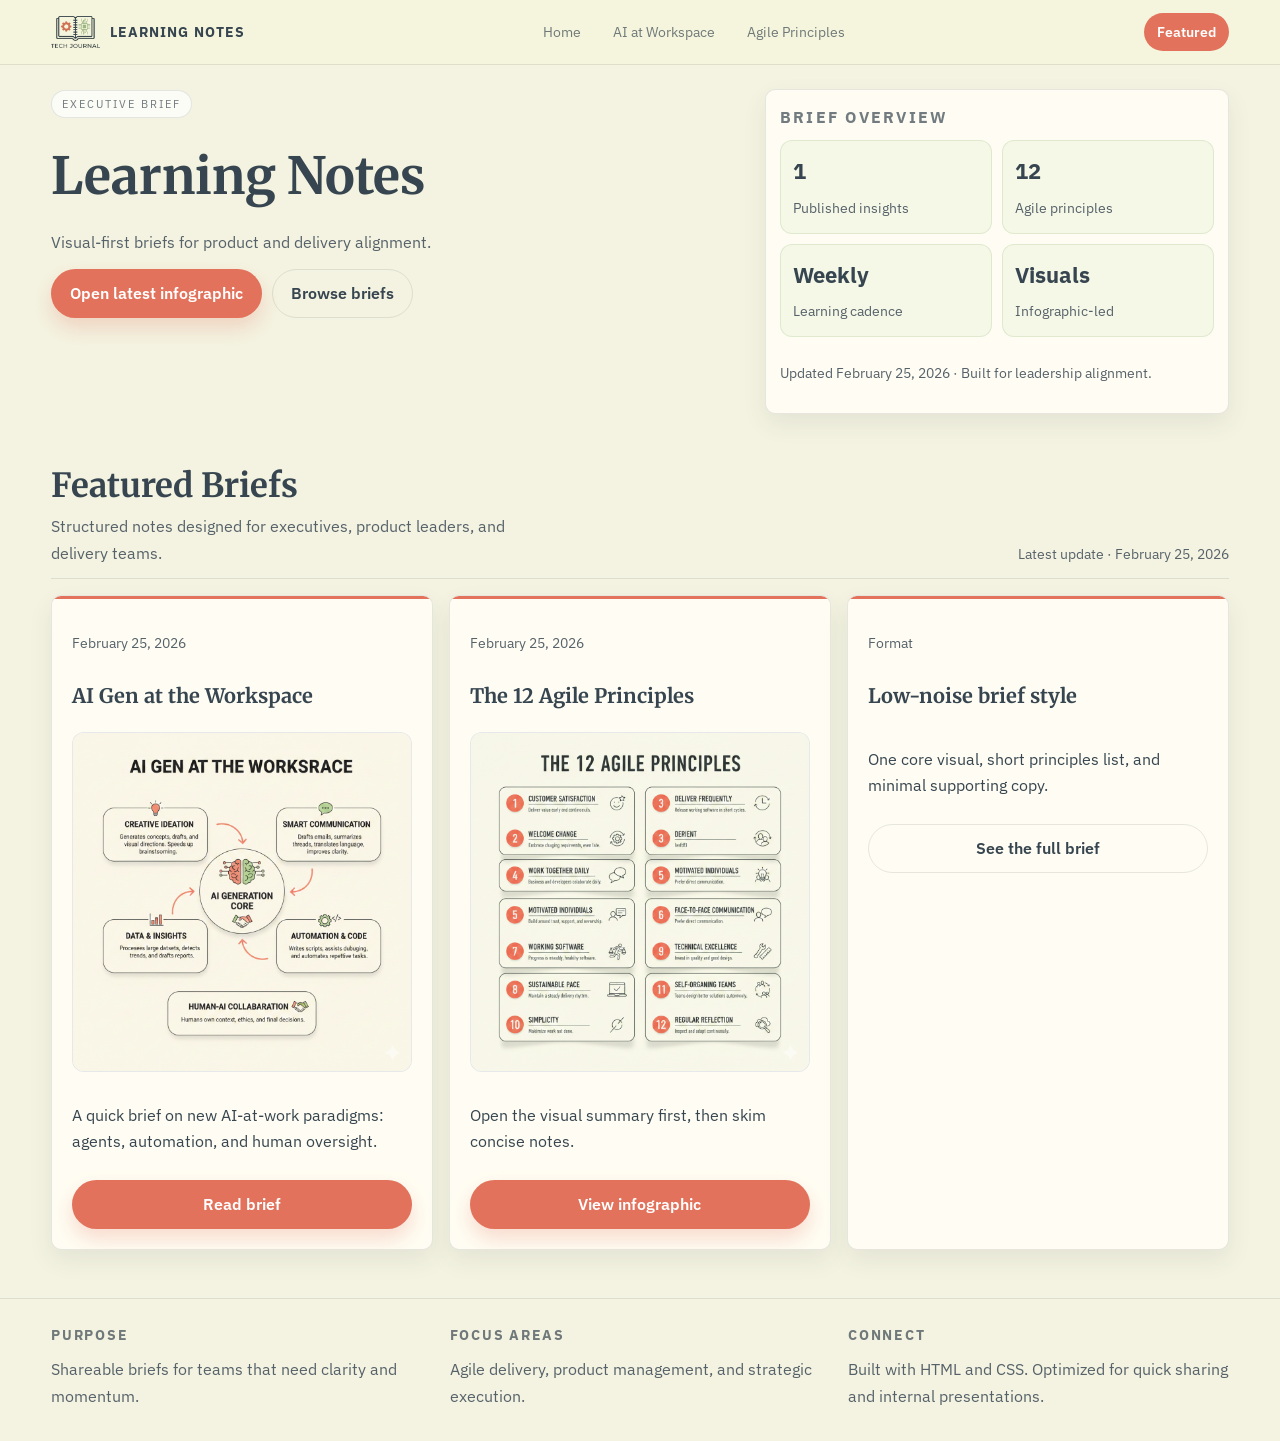
<file: index.html>
<!doctype html>
<html lang="en">
  <head>
    <meta charset="utf-8" />
    <meta name="viewport" content="width=device-width, initial-scale=1" />
    <title>Learning Notes | Personal Blog</title>
    <meta name="description" content="A professional learning blog with notes, infographics, and practical principles." />
    <link rel="preconnect" href="https://fonts.googleapis.com" />
    <link rel="preconnect" href="https://fonts.gstatic.com" crossorigin />
    <link
      href="https://fonts.googleapis.com/css2?family=IBM+Plex+Sans:wght@400;500;600;700&family=Merriweather:wght@400;700&display=swap"
      rel="stylesheet"
    />
    <link rel="stylesheet" href="styles.css" />
  </head>
  <body>
    <header class="topbar">
      <div class="container topbar-inner">
        <a class="brand" href="index.html">
          <img src="assets/images/logo.png" alt="Learning Notes logo" />
          <span>Learning Notes</span>
        </a>
        <nav class="nav">
          <a href="index.html">Home</a>
          <a href="posts/ai-gen-workspace.html">AI at Workspace</a>
          <a href="posts/12-agile-principles.html">Agile Principles</a>
        </nav>
        <a class="button small" href="posts/12-agile-principles.html">Featured</a>
      </div>
    </header>

    <header class="site-hero">
      <div class="container hero-grid">
        <div>
          <p class="kicker">Executive Brief</p>
          <h1>Learning Notes</h1>
          <p class="lead">Visual-first briefs for product and delivery alignment.</p>
          <div class="hero-actions">
            <a class="button" href="posts/12-agile-principles.html#infographic">Open latest infographic</a>
            <a class="button secondary" href="#posts">Browse briefs</a>
          </div>
        </div>
        <div class="hero-card">
          <h4>Brief Overview</h4>
          <div class="stat-grid">
            <div class="stat">
              <strong>1</strong>
              <span class="meta">Published insights</span>
            </div>
            <div class="stat">
              <strong>12</strong>
              <span class="meta">Agile principles</span>
            </div>
            <div class="stat">
              <strong>Weekly</strong>
              <span class="meta">Learning cadence</span>
            </div>
            <div class="stat">
              <strong>Visuals</strong>
              <span class="meta">Infographic-led</span>
            </div>
          </div>
          <p class="meta">Updated February 25, 2026 · Built for leadership alignment.</p>
        </div>
      </div>
    </header>

    <main class="container">
      <section id="posts">
        <div class="section-header">
          <div>
            <h2>Featured Briefs</h2>
            <p>Structured notes designed for executives, product leaders, and delivery teams.</p>
          </div>
          <span class="meta">Latest update · February 25, 2026</span>
        </div>
        <div class="post-grid">
          <article class="card">
            <p class="meta">February 25, 2026</p>
            <h3><a href="posts/ai-gen-workspace.html">AI Gen at the Workspace</a></h3>
            <figure class="card-media">
              <img
                src="assets/images/Gemini_Generated_Image_2x3tcl2x3tcl2x3t.png"
                alt="Preview of the AI Gen at the Workspace infographic"
                loading="lazy"
              />
            </figure>
            <p>A quick brief on new AI-at-work paradigms: agents, automation, and human oversight.</p>
            <a class="button" href="posts/ai-gen-workspace.html">Read brief</a>
          </article>
          <article class="card">
            <p class="meta">February 25, 2026</p>
            <h3><a href="posts/12-agile-principles.html">The 12 Agile Principles</a></h3>
            <figure class="card-media">
              <img src="assets/images/Gemini_Generated_Image_z4iwpzz4iwpzz4iw.png" alt="Preview of the 12 Agile Principles infographic" loading="lazy" />
            </figure>
            <p>Open the visual summary first, then skim concise notes.</p>
            <a class="button" href="posts/12-agile-principles.html#infographic">View infographic</a>
          </article>
          <article class="card">
            <p class="meta">Format</p>
            <h3>Low-noise brief style</h3>
            <p>One core visual, short principles list, and minimal supporting copy.</p>
            <a class="button secondary" href="posts/12-agile-principles.html">See the full brief</a>
          </article>
        </div>
      </section>
    </main>

    <footer class="site-footer">
      <div class="container footer-grid">
        <div>
          <h5>Purpose</h5>
          <p>Shareable briefs for teams that need clarity and momentum.</p>
        </div>
        <div>
          <h5>Focus Areas</h5>
          <p>Agile delivery, product management, and strategic execution.</p>
        </div>
        <div>
          <h5>Connect</h5>
          <p>Built with HTML and CSS. Optimized for quick sharing and internal presentations.</p>
        </div>
      </div>
    </footer>
  </body>
</html>
</file>
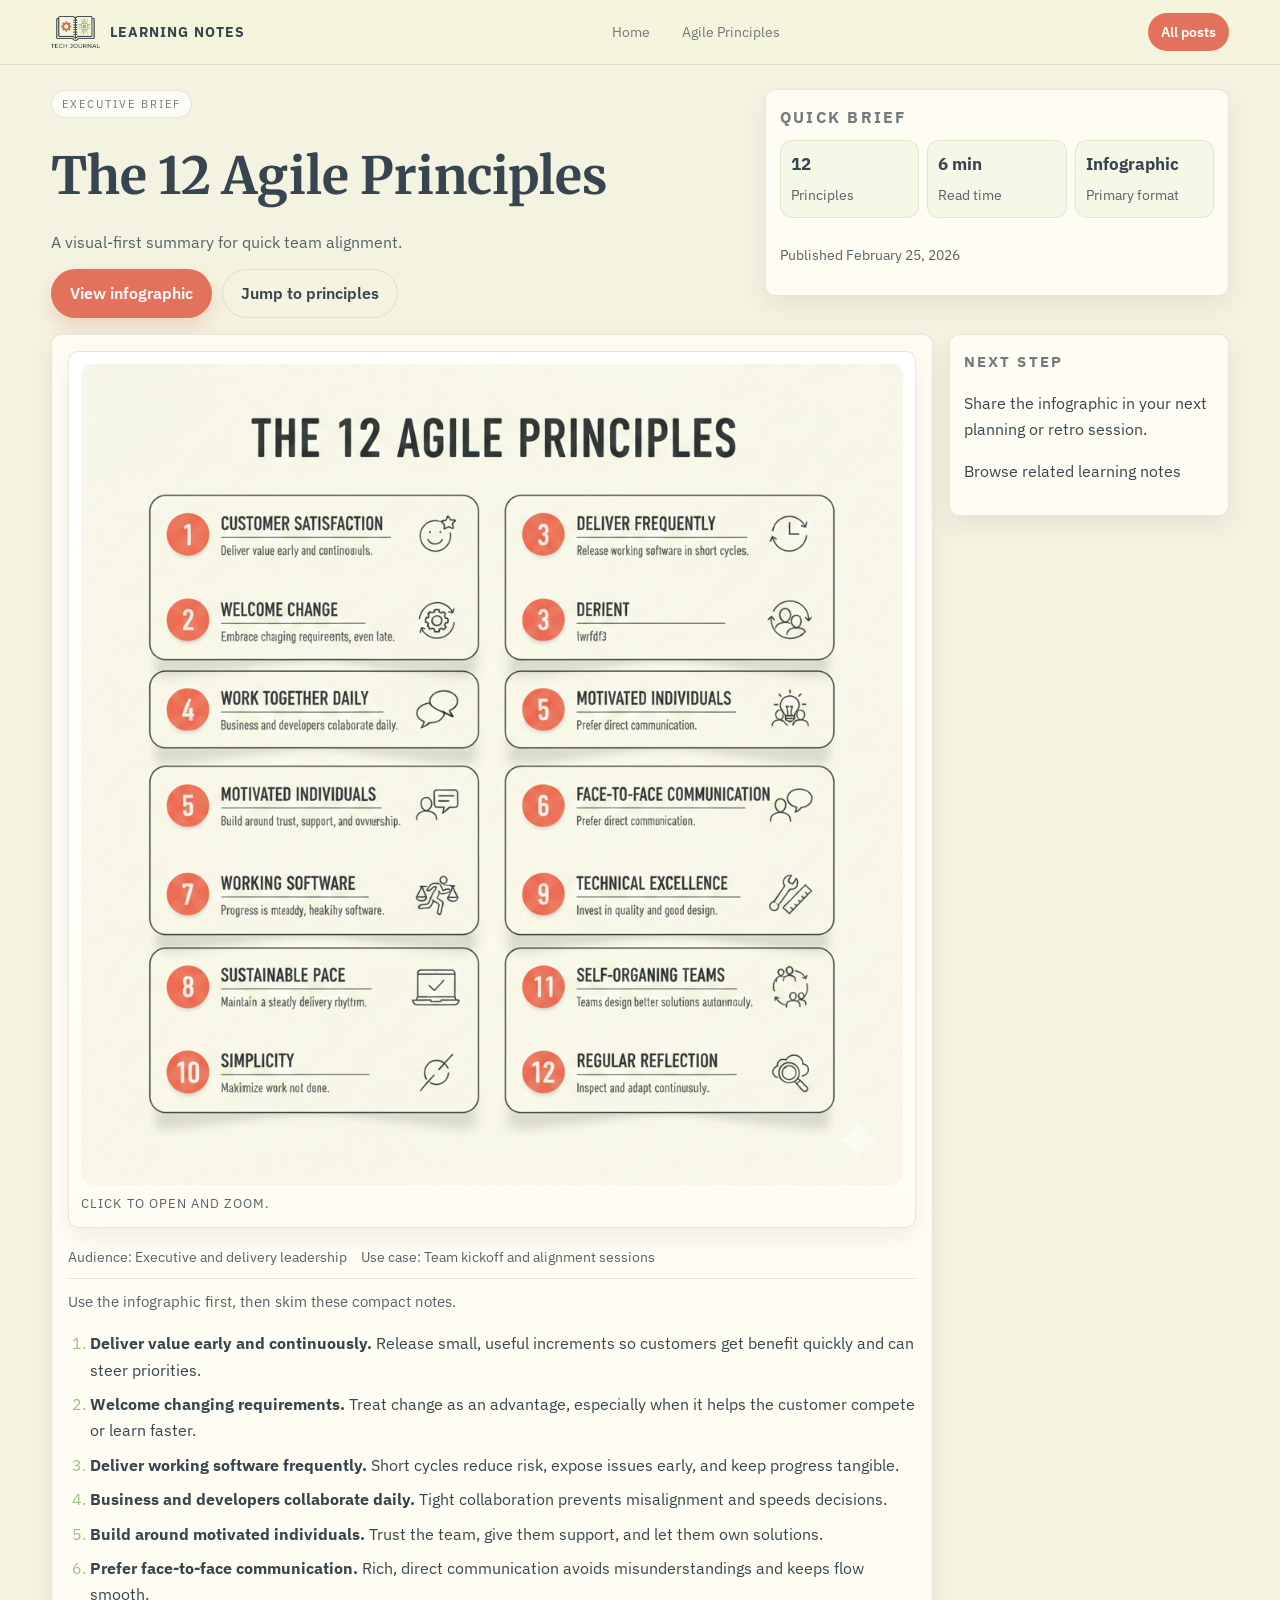
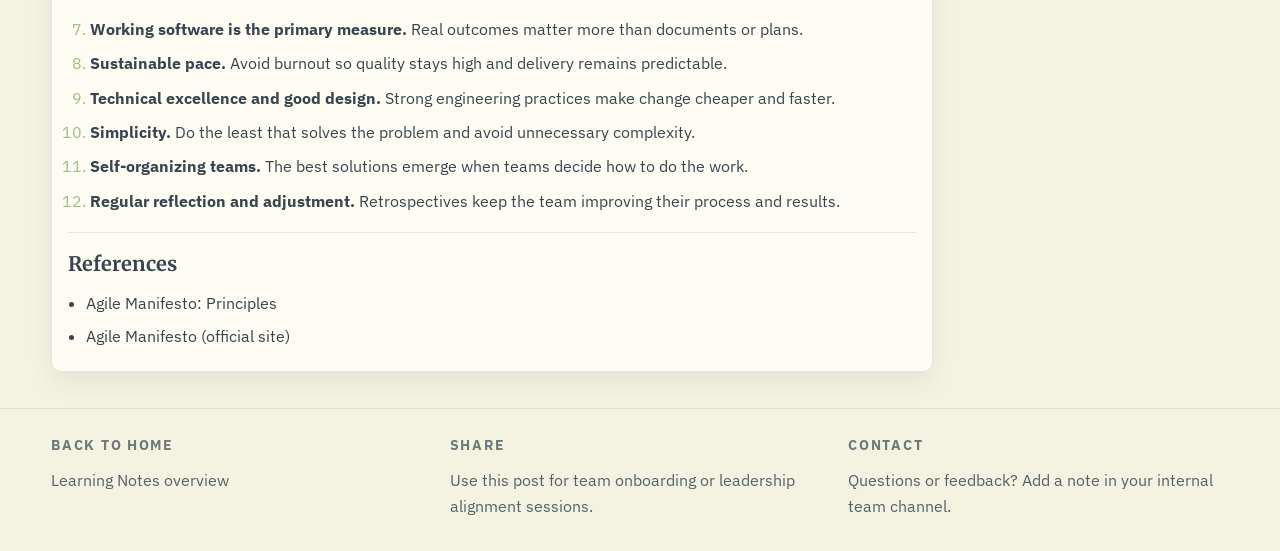
<file: posts/12-agile-principles.html>
<!doctype html>
<html lang="en">
  <head>
    <meta charset="utf-8" />
    <meta name="viewport" content="width=device-width, initial-scale=1" />
    <title>The 12 Agile Principles</title>
    <meta name="description" content="An executive-friendly explanation of the 12 Agile Manifesto principles with a visual infographic." />
    <link rel="preconnect" href="https://fonts.googleapis.com" />
    <link rel="preconnect" href="https://fonts.gstatic.com" crossorigin />
    <link
      href="https://fonts.googleapis.com/css2?family=IBM+Plex+Sans:wght@400;500;600;700&family=Merriweather:wght@400;700&display=swap"
      rel="stylesheet"
    />
    <link rel="stylesheet" href="../styles.css" />
  </head>
  <body>
    <header class="topbar">
      <div class="container topbar-inner">
        <a class="brand" href="../index.html">
          <img src="../assets/images/logo.png" alt="Learning Notes logo" />
          <span>Learning Notes</span>
        </a>
        <nav class="nav">
          <a href="../index.html">Home</a>
          <a href="12-agile-principles.html">Agile Principles</a>
        </nav>
        <a class="button small" href="../index.html#posts">All posts</a>
      </div>
    </header>

    <header class="site-hero">
      <div class="container hero-grid">
        <div>
          <p class="kicker">Executive Brief</p>
          <h1>The 12 Agile Principles</h1>
          <p class="lead">A visual-first summary for quick team alignment.</p>
          <div class="hero-actions">
            <a class="button" href="#infographic">View infographic</a>
            <a class="button secondary" href="#principles">Jump to principles</a>
          </div>
        </div>
        <div class="hero-card">
          <h4>Quick Brief</h4>
          <div class="stat-grid compact-stats">
            <div class="stat">
              <strong>12</strong>
              <span class="meta">Principles</span>
            </div>
            <div class="stat">
              <strong>6 min</strong>
              <span class="meta">Read time</span>
            </div>
            <div class="stat">
              <strong>Infographic</strong>
              <span class="meta">Primary format</span>
            </div>
          </div>
          <p class="meta">Published February 25, 2026</p>
        </div>
      </div>
    </header>

    <main class="container post-layout">
      <section class="post-body">
        <figure id="infographic" class="infographic spotlight">
          <img
            id="infographic-img"
            src="../assets/images/Gemini_Generated_Image_z4iwpzz4iwpzz4iw.png"
            alt="Infographic summarizing the 12 Agile principles"
            loading="lazy"
          />
          <figcaption>Click to open and zoom.</figcaption>
        </figure>

        <div class="brief-meta">
          <span>Audience: Executive and delivery leadership</span>
          <span>Use case: Team kickoff and alignment sessions</span>
        </div>

        <div class="content">
          <p>Use the infographic first, then skim these compact notes.</p>

          <ol id="principles" class="principles">
            <li><strong>Deliver value early and continuously.</strong> Release small, useful increments so customers get benefit quickly and can steer priorities.</li>
            <li><strong>Welcome changing requirements.</strong> Treat change as an advantage, especially when it helps the customer compete or learn faster.</li>
            <li><strong>Deliver working software frequently.</strong> Short cycles reduce risk, expose issues early, and keep progress tangible.</li>
            <li><strong>Business and developers collaborate daily.</strong> Tight collaboration prevents misalignment and speeds decisions.</li>
            <li><strong>Build around motivated individuals.</strong> Trust the team, give them support, and let them own solutions.</li>
            <li><strong>Prefer face-to-face communication.</strong> Rich, direct communication avoids misunderstandings and keeps flow smooth.</li>
            <li><strong>Working software is the primary measure.</strong> Real outcomes matter more than documents or plans.</li>
            <li><strong>Sustainable pace.</strong> Avoid burnout so quality stays high and delivery remains predictable.</li>
            <li><strong>Technical excellence and good design.</strong> Strong engineering practices make change cheaper and faster.</li>
            <li><strong>Simplicity.</strong> Do the least that solves the problem and avoid unnecessary complexity.</li>
            <li><strong>Self-organizing teams.</strong> The best solutions emerge when teams decide how to do the work.</li>
            <li><strong>Regular reflection and adjustment.</strong> Retrospectives keep the team improving their process and results.</li>
          </ol>

          <section class="references">
            <h3>References</h3>
            <ul>
              <li><a href="https://agilemanifesto.org/principles.html" target="_blank" rel="noopener">Agile Manifesto: Principles</a></li>
              <li><a href="https://agilemanifesto.org/" target="_blank" rel="noopener">Agile Manifesto (official site)</a></li>
            </ul>
          </section>
        </div>
      </section>

      <aside class="post-aside minimal-aside">
        <div class="aside-card">
          <h4>Next Step</h4>
          <p>Share the infographic in your next planning or retro session.</p>
          <p><a href="../index.html#posts">Browse related learning notes</a></p>
        </div>
      </aside>
    </main>

    <footer class="site-footer">
      <div class="container footer-grid">
        <div>
          <h5>Back to Home</h5>
          <p><a href="../index.html">Learning Notes overview</a></p>
        </div>
        <div>
          <h5>Share</h5>
          <p>Use this post for team onboarding or leadership alignment sessions.</p>
        </div>
        <div>
          <h5>Contact</h5>
          <p>Questions or feedback? Add a note in your internal team channel.</p>
        </div>
      </div>
    </footer>

    <div id="lightbox" class="lightbox" aria-hidden="true">
      <div class="lightbox-content" role="dialog" aria-modal="true" aria-label="Infographic viewer">
        <div class="lightbox-toolbar">
          <p class="meta">Infographic viewer</p>
          <div class="lightbox-actions">
            <button class="lightbox-button" id="zoom-out" type="button">-</button>
            <button class="lightbox-button" id="zoom-reset" type="button">Reset</button>
            <button class="lightbox-button" id="zoom-in" type="button">+</button>
            <button class="lightbox-button" id="lightbox-close" type="button">Close</button>
          </div>
        </div>
        <div class="lightbox-stage">
          <div class="lightbox-canvas" id="lightbox-canvas">
            <img id="lightbox-img" src="../assets/images/Gemini_Generated_Image_z4iwpzz4iwpzz4iw.png" alt="Infographic enlarged view" />
          </div>
        </div>
      </div>
    </div>

    <script>
      (() => {
        const img = document.getElementById("infographic-img");
        const lightbox = document.getElementById("lightbox");
        const lightboxImg = document.getElementById("lightbox-img");
        const closeBtn = document.getElementById("lightbox-close");
        const zoomInBtn = document.getElementById("zoom-in");
        const zoomOutBtn = document.getElementById("zoom-out");
        const zoomResetBtn = document.getElementById("zoom-reset");
        const stage = lightbox.querySelector(".lightbox-stage");
        const canvas = document.getElementById("lightbox-canvas");
        let scale = 1;
        let minScale = 1;

        const getFitScale = () => {
          const naturalWidth = lightboxImg.naturalWidth || lightboxImg.width;
          const naturalHeight = lightboxImg.naturalHeight || lightboxImg.height;
          const stageWidth = Math.max(stage.clientWidth - 24, 1);
          const stageHeight = Math.max(stage.clientHeight - 24, 1);
          return Math.min(stageWidth / naturalWidth, stageHeight / naturalHeight, 1);
        };

        const applyScale = () => {
          const naturalWidth = lightboxImg.naturalWidth || lightboxImg.width;
          const naturalHeight = lightboxImg.naturalHeight || lightboxImg.height;
          const width = Math.floor(naturalWidth * scale);
          const height = Math.floor(naturalHeight * scale);
          canvas.style.width = `${width}px`;
          canvas.style.height = `${height}px`;
          stage.style.overflow = scale <= minScale + 0.001 ? "hidden" : "auto";
        };

        const open = () => {
          lightbox.classList.add("open");
          lightbox.setAttribute("aria-hidden", "false");
          document.body.style.overflow = "hidden";
          requestAnimationFrame(() => {
            minScale = getFitScale();
            scale = minScale;
            applyScale();
            stage.scrollTo({ top: 0, left: 0, behavior: "auto" });
          });
        };

        const close = () => {
          lightbox.classList.remove("open");
          lightbox.setAttribute("aria-hidden", "true");
          document.body.style.overflow = "";
          stage.style.overflow = "hidden";
        };

        img.addEventListener("click", open);
        closeBtn.addEventListener("click", close);

        lightbox.addEventListener("click", (event) => {
          if (event.target === lightbox) close();
        });

        zoomInBtn.addEventListener("click", () => {
          scale = Math.min(scale + 0.2, 3);
          applyScale();
        });

        zoomOutBtn.addEventListener("click", () => {
          scale = Math.max(scale - 0.2, minScale);
          applyScale();
        });

        zoomResetBtn.addEventListener("click", () => {
          minScale = getFitScale();
          scale = minScale;
          applyScale();
          stage.scrollTo({ top: 0, left: 0, behavior: "smooth" });
        });

        document.addEventListener("keydown", (event) => {
          if (event.key === "Escape" && lightbox.classList.contains("open")) {
            close();
          }
        });

        stage.addEventListener("wheel", (event) => {
          if (!lightbox.classList.contains("open")) return;
          if (!event.ctrlKey) return;
          event.preventDefault();
          scale = Math.min(Math.max(scale + (event.deltaY < 0 ? 0.1 : -0.1), minScale), 3);
          applyScale();
        }, { passive: false });
      })();
    </script>
  </body>
</html>
</file>
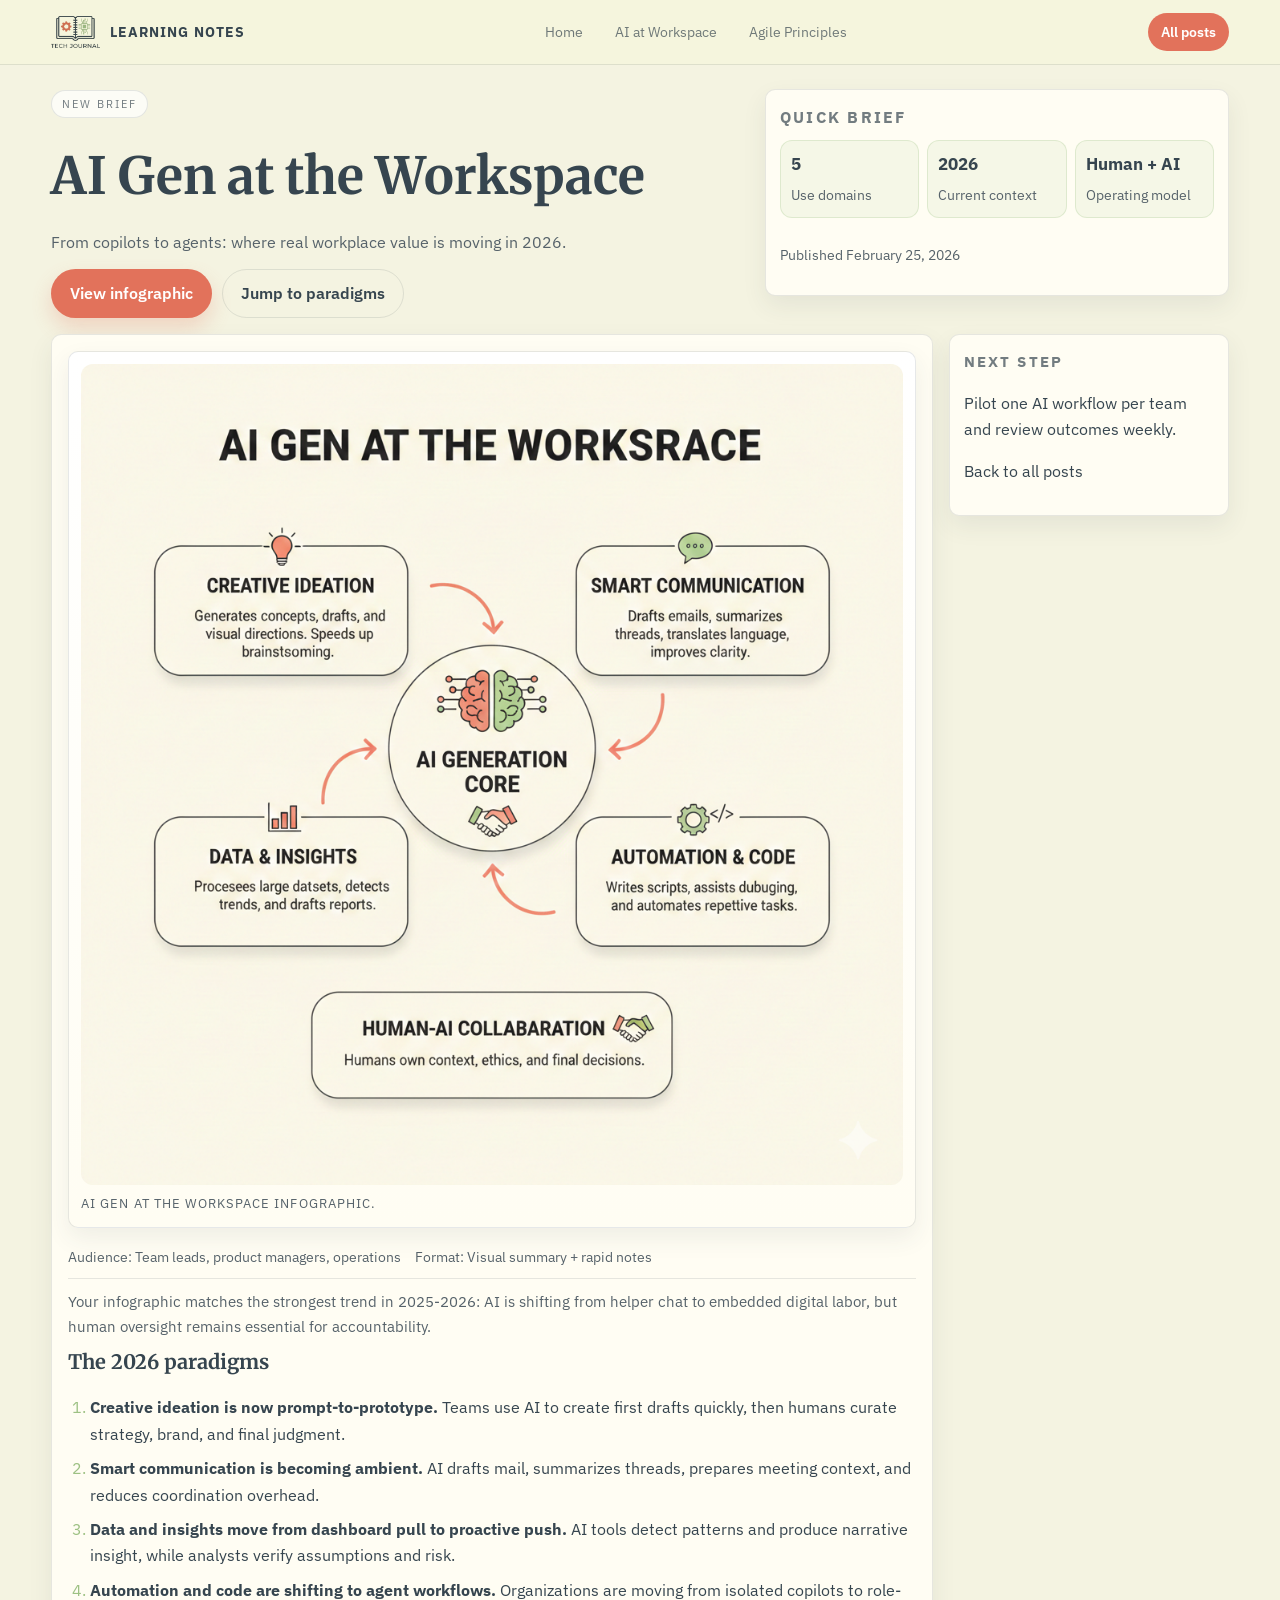
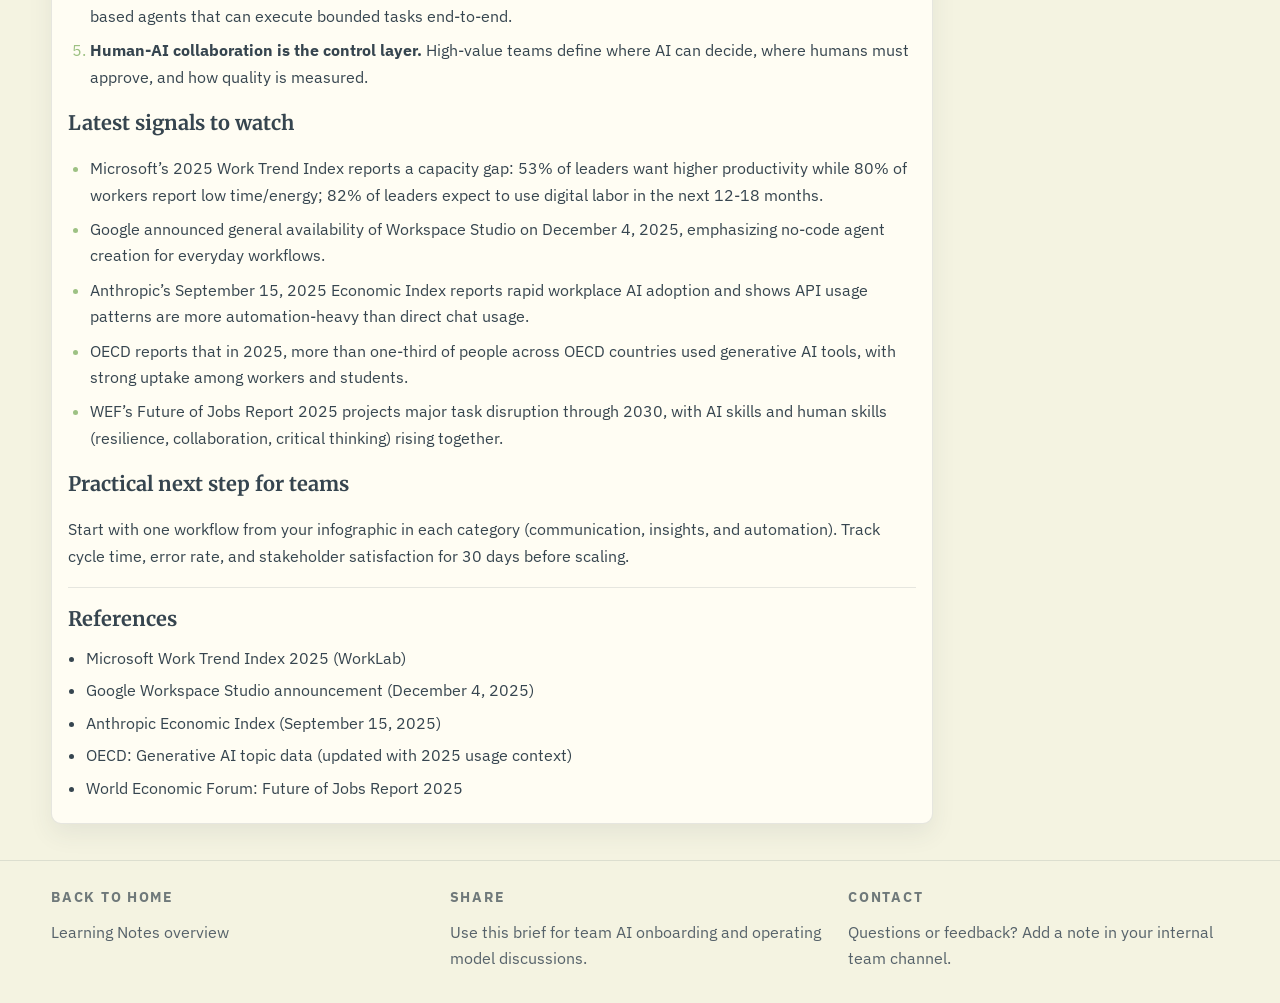
<file: posts/ai-gen-workspace.html>
<!doctype html>
<html lang="en">
  <head>
    <meta charset="utf-8" />
    <meta name="viewport" content="width=device-width, initial-scale=1" />
    <title>AI Gen at the Workspace</title>
    <meta
      name="description"
      content="A quick practical brief on how generative AI is reshaping workplace communication, insights, automation, and decision workflows."
    />
    <link rel="preconnect" href="https://fonts.googleapis.com" />
    <link rel="preconnect" href="https://fonts.gstatic.com" crossorigin />
    <link
      href="https://fonts.googleapis.com/css2?family=IBM+Plex+Sans:wght@400;500;600;700&family=Merriweather:wght@400;700&display=swap"
      rel="stylesheet"
    />
    <link rel="stylesheet" href="../styles.css" />
  </head>
  <body>
    <header class="topbar">
      <div class="container topbar-inner">
        <a class="brand" href="../index.html">
          <img src="../assets/images/logo.png" alt="Learning Notes logo" />
          <span>Learning Notes</span>
        </a>
        <nav class="nav">
          <a href="../index.html">Home</a>
          <a href="ai-gen-workspace.html">AI at Workspace</a>
          <a href="12-agile-principles.html">Agile Principles</a>
        </nav>
        <a class="button small" href="../index.html#posts">All posts</a>
      </div>
    </header>

    <header class="site-hero">
      <div class="container hero-grid">
        <div>
          <p class="kicker">New Brief</p>
          <h1>AI Gen at the Workspace</h1>
          <p class="lead">From copilots to agents: where real workplace value is moving in 2026.</p>
          <div class="hero-actions">
            <a class="button" href="#infographic">View infographic</a>
            <a class="button secondary" href="#paradigms">Jump to paradigms</a>
          </div>
        </div>
        <div class="hero-card">
          <h4>Quick Brief</h4>
          <div class="stat-grid compact-stats">
            <div class="stat">
              <strong>5</strong>
              <span class="meta">Use domains</span>
            </div>
            <div class="stat">
              <strong>2026</strong>
              <span class="meta">Current context</span>
            </div>
            <div class="stat">
              <strong>Human + AI</strong>
              <span class="meta">Operating model</span>
            </div>
          </div>
          <p class="meta">Published February 25, 2026</p>
        </div>
      </div>
    </header>

    <main class="container post-layout">
      <section class="post-body">
        <figure id="infographic" class="infographic spotlight">
          <img
            src="../assets/images/Gemini_Generated_Image_2x3tcl2x3tcl2x3t.png"
            alt="Infographic showing AI generation core connected to ideation, communication, data, automation, and human-AI collaboration."
            loading="lazy"
          />
          <figcaption>AI Gen at the Workspace infographic.</figcaption>
        </figure>

        <div class="brief-meta">
          <span>Audience: Team leads, product managers, operations</span>
          <span>Format: Visual summary + rapid notes</span>
        </div>

        <div class="content">
          <p>
            Your infographic matches the strongest trend in 2025-2026: AI is shifting from helper chat to
            embedded digital labor, but human oversight remains essential for accountability.
          </p>

          <h3 id="paradigms">The 2026 paradigms</h3>
          <ol class="principles">
            <li>
              <strong>Creative ideation is now prompt-to-prototype.</strong> Teams use AI to create first
              drafts quickly, then humans curate strategy, brand, and final judgment.
            </li>
            <li>
              <strong>Smart communication is becoming ambient.</strong> AI drafts mail, summarizes threads,
              prepares meeting context, and reduces coordination overhead.
            </li>
            <li>
              <strong>Data and insights move from dashboard pull to proactive push.</strong> AI tools detect
              patterns and produce narrative insight, while analysts verify assumptions and risk.
            </li>
            <li>
              <strong>Automation and code are shifting to agent workflows.</strong> Organizations are moving
              from isolated copilots to role-based agents that can execute bounded tasks end-to-end.
            </li>
            <li>
              <strong>Human-AI collaboration is the control layer.</strong> High-value teams define where AI
              can decide, where humans must approve, and how quality is measured.
            </li>
          </ol>

          <h3>Latest signals to watch</h3>
          <ul class="principles">
            <li>
              Microsoft’s 2025 Work Trend Index reports a capacity gap: 53% of leaders want higher
              productivity while 80% of workers report low time/energy; 82% of leaders expect to use digital
              labor in the next 12-18 months.
            </li>
            <li>
              Google announced general availability of Workspace Studio on December 4, 2025, emphasizing
              no-code agent creation for everyday workflows.
            </li>
            <li>
              Anthropic’s September 15, 2025 Economic Index reports rapid workplace AI adoption and shows API
              usage patterns are more automation-heavy than direct chat usage.
            </li>
            <li>
              OECD reports that in 2025, more than one-third of people across OECD countries used generative
              AI tools, with strong uptake among workers and students.
            </li>
            <li>
              WEF’s Future of Jobs Report 2025 projects major task disruption through 2030, with AI skills
              and human skills (resilience, collaboration, critical thinking) rising together.
            </li>
          </ul>

          <h3>Practical next step for teams</h3>
          <p>
            Start with one workflow from your infographic in each category (communication, insights, and
            automation). Track cycle time, error rate, and stakeholder satisfaction for 30 days before
            scaling.
          </p>

          <section class="references">
            <h3>References</h3>
            <ul>
              <li>
                <a href="https://www.microsoft.com/en-us/worklab/work-trend-index/2025-the-year-the-frontier-firm-is-born" target="_blank" rel="noopener">
                  Microsoft Work Trend Index 2025 (WorkLab)
                </a>
              </li>
              <li>
                <a href="https://workspace.google.com/blog/product-announcements/introducing-google-workspace-studio-agents-for-everyday-work" target="_blank" rel="noopener">
                  Google Workspace Studio announcement (December 4, 2025)
                </a>
              </li>
              <li>
                <a href="https://www.anthropic.com/research/anthropic-economic-index-september-2025-report" target="_blank" rel="noopener">
                  Anthropic Economic Index (September 15, 2025)
                </a>
              </li>
              <li>
                <a href="https://www.oecd.org/en/topics/generative-ai.html" target="_blank" rel="noopener">
                  OECD: Generative AI topic data (updated with 2025 usage context)
                </a>
              </li>
              <li>
                <a href="https://www.weforum.org/publications/the-future-of-jobs-report-2025/digest.com" target="_blank" rel="noopener">
                  World Economic Forum: Future of Jobs Report 2025
                </a>
              </li>
            </ul>
          </section>
        </div>
      </section>

      <aside class="post-aside minimal-aside">
        <div class="aside-card">
          <h4>Next Step</h4>
          <p>Pilot one AI workflow per team and review outcomes weekly.</p>
          <p><a href="../index.html#posts">Back to all posts</a></p>
        </div>
      </aside>
    </main>

    <footer class="site-footer">
      <div class="container footer-grid">
        <div>
          <h5>Back to Home</h5>
          <p><a href="../index.html">Learning Notes overview</a></p>
        </div>
        <div>
          <h5>Share</h5>
          <p>Use this brief for team AI onboarding and operating model discussions.</p>
        </div>
        <div>
          <h5>Contact</h5>
          <p>Questions or feedback? Add a note in your internal team channel.</p>
        </div>
      </div>
    </footer>
  </body>
</html>
</file>
<file: styles.css>
:root {
  --earth-salmon: #e2725b;
  --earth-green: #9dc183;
  --earth-cream: #f5f5dc;
  --earth-slate: #36454f;
  --earth-slate-70: rgba(54, 69, 79, 0.7);
  --earth-slate-40: rgba(54, 69, 79, 0.4);
  --earth-salmon-15: rgba(226, 114, 91, 0.15);
  --earth-green-18: rgba(157, 193, 131, 0.18);
  --white: #ffffff;
  --bg: #f4f3e1;
  --ink: var(--earth-slate);
  --muted: #56626a;
  --accent: var(--earth-salmon);
  --accent-dark: #cc614a;
  --support: var(--earth-green);
  --card: #fffdf3;
  --border: rgba(54, 69, 79, 0.12);
  --shadow: 0 10px 24px rgba(54, 69, 79, 0.08);
  --radius: 10px;
  --max-width: 1180px;
  --sans: "IBM Plex Sans", "Helvetica Neue", sans-serif;
  --serif: "Merriweather", "Georgia", serif;
}

* {
  box-sizing: border-box;
}

body {
  margin: 0;
  font-family: var(--sans);
  color: var(--ink);
  background: var(--bg);
  line-height: 1.65;
}

a {
  color: inherit;
  text-decoration: none;
}

a:hover {
  color: var(--accent);
}

.container {
  width: min(92vw, var(--max-width));
  margin: 0 auto;
}

.topbar {
  position: sticky;
  top: 0;
  z-index: 10;
  background: rgba(245, 245, 220, 0.88);
  backdrop-filter: blur(8px);
  border-bottom: 1px solid var(--border);
}

.topbar-inner {
  display: flex;
  align-items: center;
  justify-content: space-between;
  gap: 20px;
  padding: 12px 0;
}

.brand {
  font-weight: 700;
  letter-spacing: 0.08em;
  text-transform: uppercase;
  font-size: 0.85rem;
  display: inline-flex;
  align-items: center;
  gap: 10px;
}

.brand img {
  height: 32px;
  width: auto;
  display: block;
}

.nav {
  display: flex;
  gap: 12px;
  font-size: 0.9rem;
  color: var(--earth-slate-70);
}

.nav a {
  padding: 8px 10px;
  border-radius: 999px;
}

.nav a:hover {
  background: var(--earth-salmon-15);
  color: var(--ink);
}

.site-hero {
  padding: 24px 0 16px;
}

.hero-grid {
  display: grid;
  grid-template-columns: minmax(0, 1.2fr) minmax(0, 0.8fr);
  gap: 18px;
  align-items: start;
}

.kicker {
  display: inline-flex;
  align-items: center;
  gap: 8px;
  text-transform: uppercase;
  letter-spacing: 0.18em;
  font-size: 0.7rem;
  color: var(--earth-slate-70);
  background: rgba(255, 255, 255, 0.7);
  padding: 4px 10px;
  border-radius: 999px;
  border: 1px solid var(--border);
  margin: 0 0 16px;
}

h1 {
  font-family: var(--serif);
  font-size: clamp(2.2rem, 4vw, 3.2rem);
  margin: 0 0 10px;
  color: var(--ink);
}

h2 {
  font-family: var(--serif);
  font-size: clamp(1.6rem, 2.6vw, 2.1rem);
  margin: 0 0 10px;
}

h3 {
  font-family: var(--serif);
  font-size: 1.25rem;
  margin: 0 0 8px;
}

.lead {
  font-size: 1rem;
  color: var(--muted);
  max-width: 60ch;
  margin: 0 0 14px;
}

.hero-actions {
  display: flex;
  align-items: center;
  gap: 10px;
  flex-wrap: wrap;
}

.button {
  display: inline-flex;
  align-items: center;
  justify-content: center;
  gap: 8px;
  padding: 10px 18px;
  background: var(--accent);
  color: white;
  border-radius: 999px;
  font-weight: 600;
  border: 1px solid transparent;
  box-shadow: 0 10px 20px rgba(226, 114, 91, 0.24);
  transition: transform 0.2s ease, box-shadow 0.2s ease, background 0.2s ease;
}

.button:hover {
  background: var(--accent-dark);
  color: white;
  transform: translateY(-1px);
  box-shadow: 0 14px 24px rgba(226, 114, 91, 0.32);
}

.button.secondary {
  background: transparent;
  color: var(--ink);
  border: 1px solid var(--border);
  box-shadow: none;
}

.button.secondary:hover {
  background: var(--earth-salmon-15);
  color: var(--ink);
  transform: none;
}

.button.small {
  padding: 6px 12px;
  font-size: 0.9rem;
  box-shadow: none;
}

.hero-card {
  background: var(--card);
  border-radius: var(--radius);
  padding: 14px;
  border: 1px solid var(--border);
  box-shadow: var(--shadow);
  display: flex;
  flex-direction: column;
  gap: 10px;
}

.hero-card h4 {
  margin: 0;
  font-size: 1rem;
  text-transform: uppercase;
  letter-spacing: 0.14em;
  color: var(--earth-slate-70);
}

.stat-grid {
  display: grid;
  grid-template-columns: repeat(2, minmax(0, 1fr));
  gap: 10px;
}

.compact-stats {
  grid-template-columns: repeat(3, minmax(0, 1fr));
  gap: 8px;
}

.stat {
  background: rgba(157, 193, 131, 0.1);
  border-radius: 12px;
  padding: 12px;
  border: 1px solid rgba(157, 193, 131, 0.25);
}

.stat strong {
  display: block;
  font-size: 1.4rem;
  margin-bottom: 4px;
}

.compact-stats .stat {
  padding: 10px;
}

.compact-stats .stat strong {
  font-size: 1.05rem;
  margin-bottom: 2px;
}

.meta {
  font-size: 0.9rem;
  color: var(--muted);
}

.section-header {
  display: flex;
  align-items: flex-end;
  justify-content: space-between;
  gap: 20px;
  margin: 28px 0 16px;
  padding-bottom: 12px;
  border-bottom: 1px solid var(--border);
}

.section-header p {
  margin: 0;
  color: var(--muted);
  max-width: 50ch;
}

.section-header h2 {
  margin: 0;
}

.section-header .meta {
  margin-left: auto;
}

.post-grid {
  display: grid;
  grid-template-columns: repeat(auto-fit, minmax(260px, 1fr));
  gap: 16px;
  margin-bottom: 48px;
}

.card {
  background: var(--card);
  border: 1px solid var(--border);
  border-radius: var(--radius);
  padding: 20px;
  box-shadow: var(--shadow);
  display: flex;
  flex-direction: column;
  gap: 10px;
  position: relative;
  overflow: hidden;
}

.card::before {
  content: "";
  position: absolute;
  inset: 0;
  border-top: 3px solid var(--accent);
  pointer-events: none;
}

.card-media {
  margin: 2px 0 4px;
  border-radius: 12px;
  overflow: hidden;
  border: 1px solid var(--border);
  background: #fff;
}

.card-media img {
  width: 100%;
  height: auto;
  display: block;
}

.tag {
  display: inline-flex;
  align-items: center;
  gap: 8px;
  font-size: 0.75rem;
  text-transform: uppercase;
  letter-spacing: 0.16em;
  color: var(--earth-slate-70);
}

.post-layout {
  display: grid;
  grid-template-columns: minmax(0, 1fr) minmax(220px, 280px);
  gap: 16px;
  align-items: start;
  padding-bottom: 36px;
}

.post-body {
  background: var(--card);
  border-radius: var(--radius);
  padding: 16px;
  border: 1px solid var(--border);
  box-shadow: var(--shadow);
}

.brief-meta {
  display: flex;
  flex-wrap: wrap;
  gap: 8px 14px;
  padding: 6px 0 10px;
  border-bottom: 1px solid var(--border);
  margin-bottom: 10px;
  font-size: 0.85rem;
  color: var(--muted);
}

.brief-meta span {
  display: inline-flex;
  align-items: center;
  gap: 8px;
}

.post-aside {
  display: flex;
  flex-direction: column;
  gap: 18px;
}

.aside-card {
  background: var(--card);
  border-radius: var(--radius);
  padding: 14px;
  border: 1px solid var(--border);
  box-shadow: var(--shadow);
}

.aside-card h4 {
  margin: 0 0 10px;
  font-size: 0.95rem;
  text-transform: uppercase;
  letter-spacing: 0.14em;
  color: var(--earth-slate-70);
}

.infographic {
  margin: 2px 0 12px;
  background: linear-gradient(180deg, #ffffff 0%, #fffdf3 100%);
  padding: 12px;
  border-radius: var(--radius);
  box-shadow: var(--shadow);
  border: 1px solid var(--border);
}

.infographic.spotlight {
  margin-top: 0;
  padding: 12px;
}

.infographic img {
  width: 100%;
  height: auto;
  display: block;
  border-radius: 12px;
  cursor: zoom-in;
}

.infographic figcaption {
  margin-top: 8px;
  font-size: 0.82rem;
  color: var(--muted);
  text-transform: uppercase;
  letter-spacing: 0.08em;
}

.lightbox {
  position: fixed;
  inset: 0;
  background: rgba(54, 69, 79, 0.72);
  display: none;
  align-items: center;
  justify-content: center;
  padding: 20px;
  z-index: 100;
}

.lightbox.open {
  display: flex;
}

.lightbox-content {
  max-width: min(92vw, 1200px);
  max-height: 86vh;
  background: var(--card);
  border-radius: var(--radius);
  border: 1px solid var(--border);
  box-shadow: var(--shadow);
  overflow: hidden;
  display: grid;
  grid-template-rows: auto 1fr;
}

.lightbox-toolbar {
  display: flex;
  align-items: center;
  justify-content: space-between;
  padding: 10px 14px;
  border-bottom: 1px solid var(--border);
  background: #fffdf3;
}

.lightbox-toolbar .meta {
  margin: 0;
}

.lightbox-actions {
  display: flex;
  gap: 8px;
}

.lightbox-button {
  border: 1px solid var(--border);
  background: #fff;
  color: var(--ink);
  border-radius: 8px;
  padding: 6px 10px;
  font-size: 0.85rem;
  cursor: pointer;
}

.lightbox-button:hover {
  background: var(--earth-salmon-15);
}

.lightbox-stage {
  position: relative;
  overflow: hidden;
  background: #fff;
  display: grid;
  place-items: center;
  padding: 12px;
}

.lightbox-canvas {
  display: inline-block;
  line-height: 0;
  flex: 0 0 auto;
}

.lightbox-stage img {
  display: block;
  width: 100%;
  height: 100%;
  max-width: none;
}

.content {
  font-size: 1rem;
}

.content > p:first-child {
  margin: 0 0 6px;
  font-size: 0.95rem;
  color: var(--muted);
}

.references {
  margin-top: 18px;
  padding-top: 14px;
  border-top: 1px solid var(--border);
}

.references h3 {
  margin-bottom: 10px;
}

.references ul {
  margin: 0;
  padding-left: 18px;
}

.references li {
  margin: 6px 0;
}

.principles {
  padding-left: 22px;
}

.principles li {
  margin: 8px 0;
}

.principles li::marker {
  color: var(--support);
}

.site-footer {
  padding: 24px 0 32px;
  border-top: 1px solid var(--border);
  color: var(--muted);
}

.minimal-aside .aside-card {
  position: sticky;
  top: 86px;
}

.footer-grid {
  display: grid;
  grid-template-columns: repeat(auto-fit, minmax(200px, 1fr));
  gap: 18px;
}

.footer-grid h5 {
  margin: 0 0 10px;
  font-size: 0.9rem;
  text-transform: uppercase;
  letter-spacing: 0.12em;
  color: var(--earth-slate-70);
}

.footer-grid p {
  margin: 0;
}

@media (max-width: 920px) {
  .hero-grid,
  .post-layout {
    grid-template-columns: 1fr;
  }

  .compact-stats {
    grid-template-columns: repeat(3, minmax(0, 1fr));
  }

  .topbar-inner {
    flex-wrap: wrap;
    justify-content: flex-start;
  }

  .section-header {
    flex-direction: column;
    align-items: flex-start;
  }

  .minimal-aside .aside-card {
    position: static;
  }
}

@media (max-width: 640px) {
  .topbar-inner {
    gap: 12px;
  }

  .nav {
    width: 100%;
    flex-wrap: wrap;
  }

  .hero-actions {
    width: 100%;
  }

  .button {
    width: 100%;
  }

  .compact-stats {
    grid-template-columns: 1fr;
  }
}
</file>
